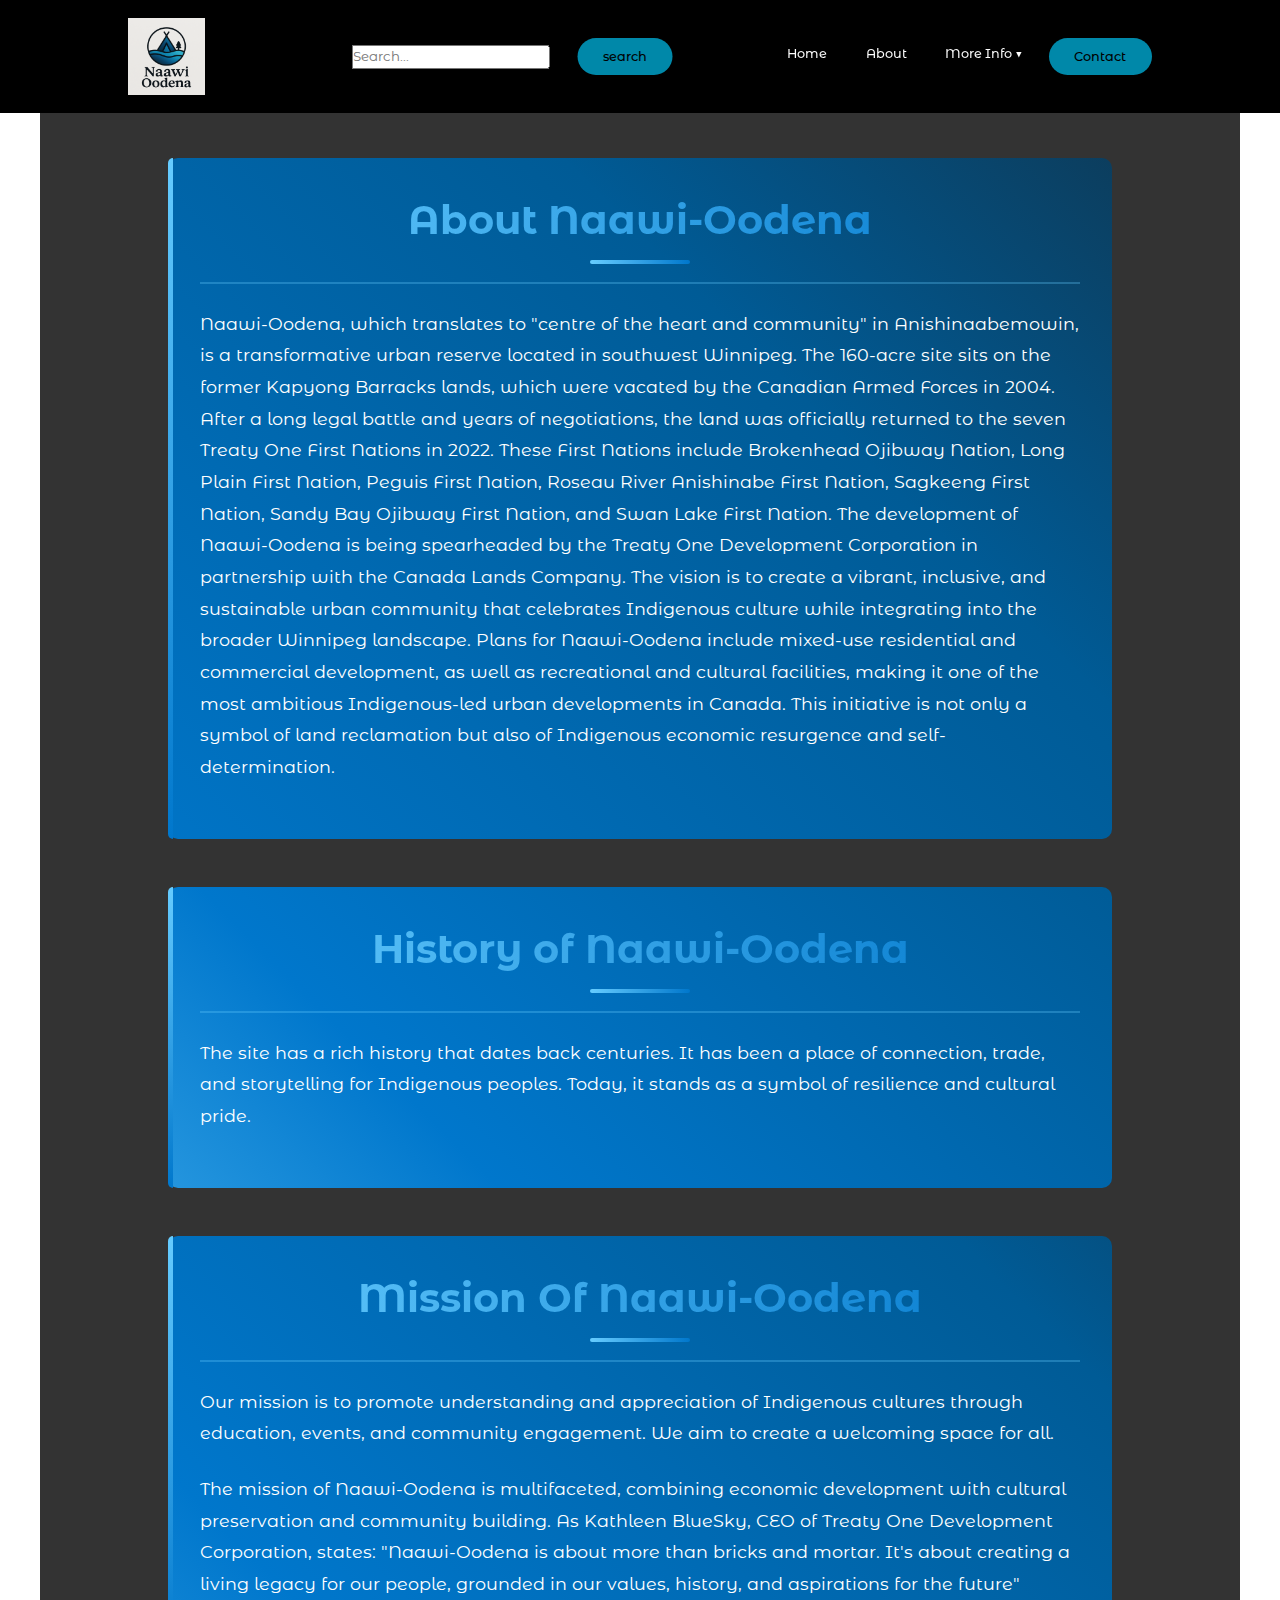
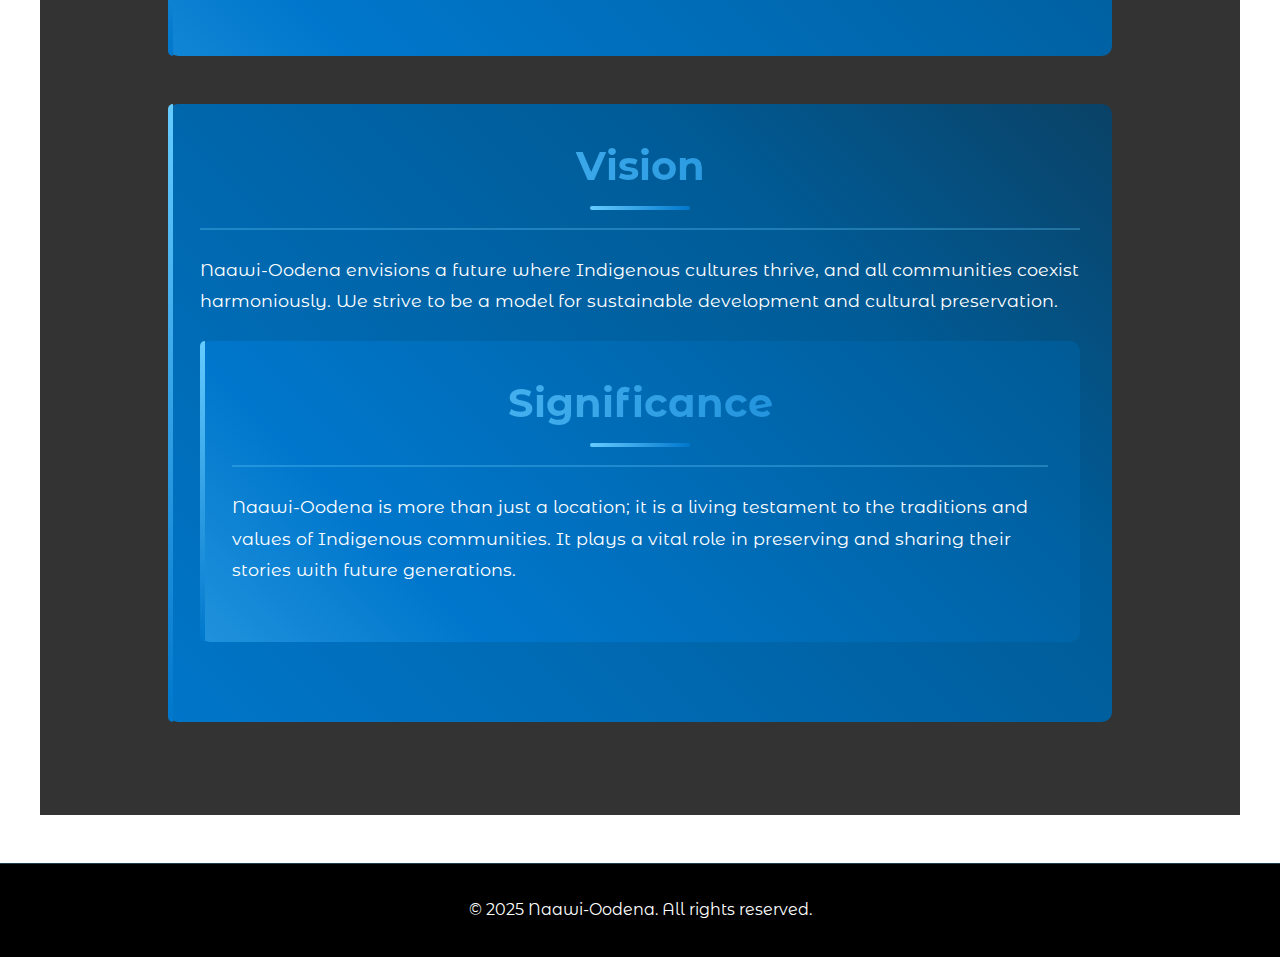
<file: about.html>
<!DOCTYPE html>
<html lang="en">
<head>
    <meta charset="UTF-8">
    <meta name="viewport" content="width=device-width, initial-scale=1.0">
    <title>About Naawi-Oodena</title>
    <!-- Link to external stylesheet -->
    <link rel="stylesheet" href="style-2.css">
</head>
<body>
    <!-- Header Section -->
<header>
        <img class="logo" src="naawiOodenalogo.png" alt="Naawi-Oodena Logo">
        <form action="https://chatgpt.com" method="get" class="search-bar">
            <input type="text" placeholder="Search..." name="q" required tabindex="1">
            <button type="submit">
                <span class="material-symbols-outlined" tabindex="2">search</span>
            </button>
        </form>
        <nav>
            <ul class="nav__links">
                <li><a href="index.html" tabindex="3">Home</a></li>
                <li><a href="about.html" tabindex="4">About</a></li>
                <li class="dropdown" tabindex="5">
                    <a href="moreinfo.html" tabindex="6">More Info <span class="dropdown-arrow">▼</span></a>
                    <ul class="dropdown-content">
                        <li><a href="sports.html" tabindex="7">Sports</a></li>
                        <li><a href="events.html">Events</a></li>
                        <li><a href="news.html">News</a></li>
                        <li><a href="community.html">Community</a></li>
                        <li><a href="areas.html">Areas</a></li>
                    </ul>
                </li>
        </nav>
        <a class="cta" href="contact.html"><button>Contact</button></a>
    </header>
    <!-- Main Content Section -->
    <main>
        <div class="container">
        <!-- Introduction Section -->
        <section id="about-naawi">
            <h1>About Naawi-Oodena</h1>
            <p>Naawi-Oodena, which translates to "centre of the heart and community" in Anishinaabemowin, is a transformative urban reserve located in southwest Winnipeg. The 160-acre site sits on the former Kapyong Barracks lands, which were vacated by the Canadian Armed Forces in 2004. After a long legal battle and years of negotiations, the land was officially returned to the seven Treaty One First Nations in 2022. These First Nations include Brokenhead Ojibway Nation, Long Plain First Nation, Peguis First Nation, Roseau River Anishinabe First Nation, Sagkeeng First Nation, Sandy Bay Ojibway First Nation, and Swan Lake First Nation.
The development of Naawi-Oodena is being spearheaded by the Treaty One Development Corporation in partnership with the Canada Lands Company. The vision is to create a vibrant, inclusive, and sustainable urban community that celebrates Indigenous culture while integrating into the broader Winnipeg landscape. Plans for Naawi-Oodena include mixed-use residential and commercial development, as well as recreational and cultural facilities, making it one of the most ambitious Indigenous-led urban developments in Canada. This initiative is not only a symbol of land reclamation but also of Indigenous economic resurgence and self-determination.</p>
    </section>

    <!-- History Section -->
    <section id="history" tabindex="4">
        <h1 tabindex="5">History of Naawi-Oodena</h1>
        <p tabindex="6">The site has a rich history that dates back centuries. It has been a place of connection, trade, and storytelling for Indigenous peoples. Today, it stands as a symbol of resilience and cultural pride.</p>
    </section>
    <section id="mission" tabindex="7">
        <h1 tabindex="8">Mission Of Naawi-Oodena</h1>
        <p tabindex="9">Our mission is to promote understanding and appreciation of Indigenous cultures through education, events, and community engagement. We aim to create a welcoming space for all.</p>
        <p tabindex="10">The mission of Naawi-Oodena is multifaceted, combining economic development with cultural preservation and community building. As Kathleen BlueSky, CEO of Treaty One Development Corporation, states: "Naawi-Oodena is about more than bricks and mortar. It's about creating a living legacy for our people, grounded in our values, history, and aspirations for the future"</p>
    </section>
    <!-- Vision Section -->
    <section id="vision" tabindex="11">
        <h1 tabindex="12">Vision</h1>
        <p tabindex="13">Naawi-Oodena envisions a future where Indigenous cultures thrive, and all communities coexist harmoniously. We strive to be a model for sustainable development and cultural preservation.</p>
    <!-- Significance Section -->
    <section id="significance" tabindex="14">
        <h1 tabindex="15">Significance</h1>
        <p tabindex="16">Naawi-Oodena is more than just a location; it is a living testament to the traditions and values of Indigenous communities. It plays a vital role in preserving and sharing their stories with future generations.</p>
    </section>
    </div>
    </main>
    <!-- Footer Section -->
    <footer tabindex="17">
    <p tabindex="18">&copy; 2025 Naawi-Oodena. All rights reserved.</p>
    </footer>
</body>
</html>
</file>
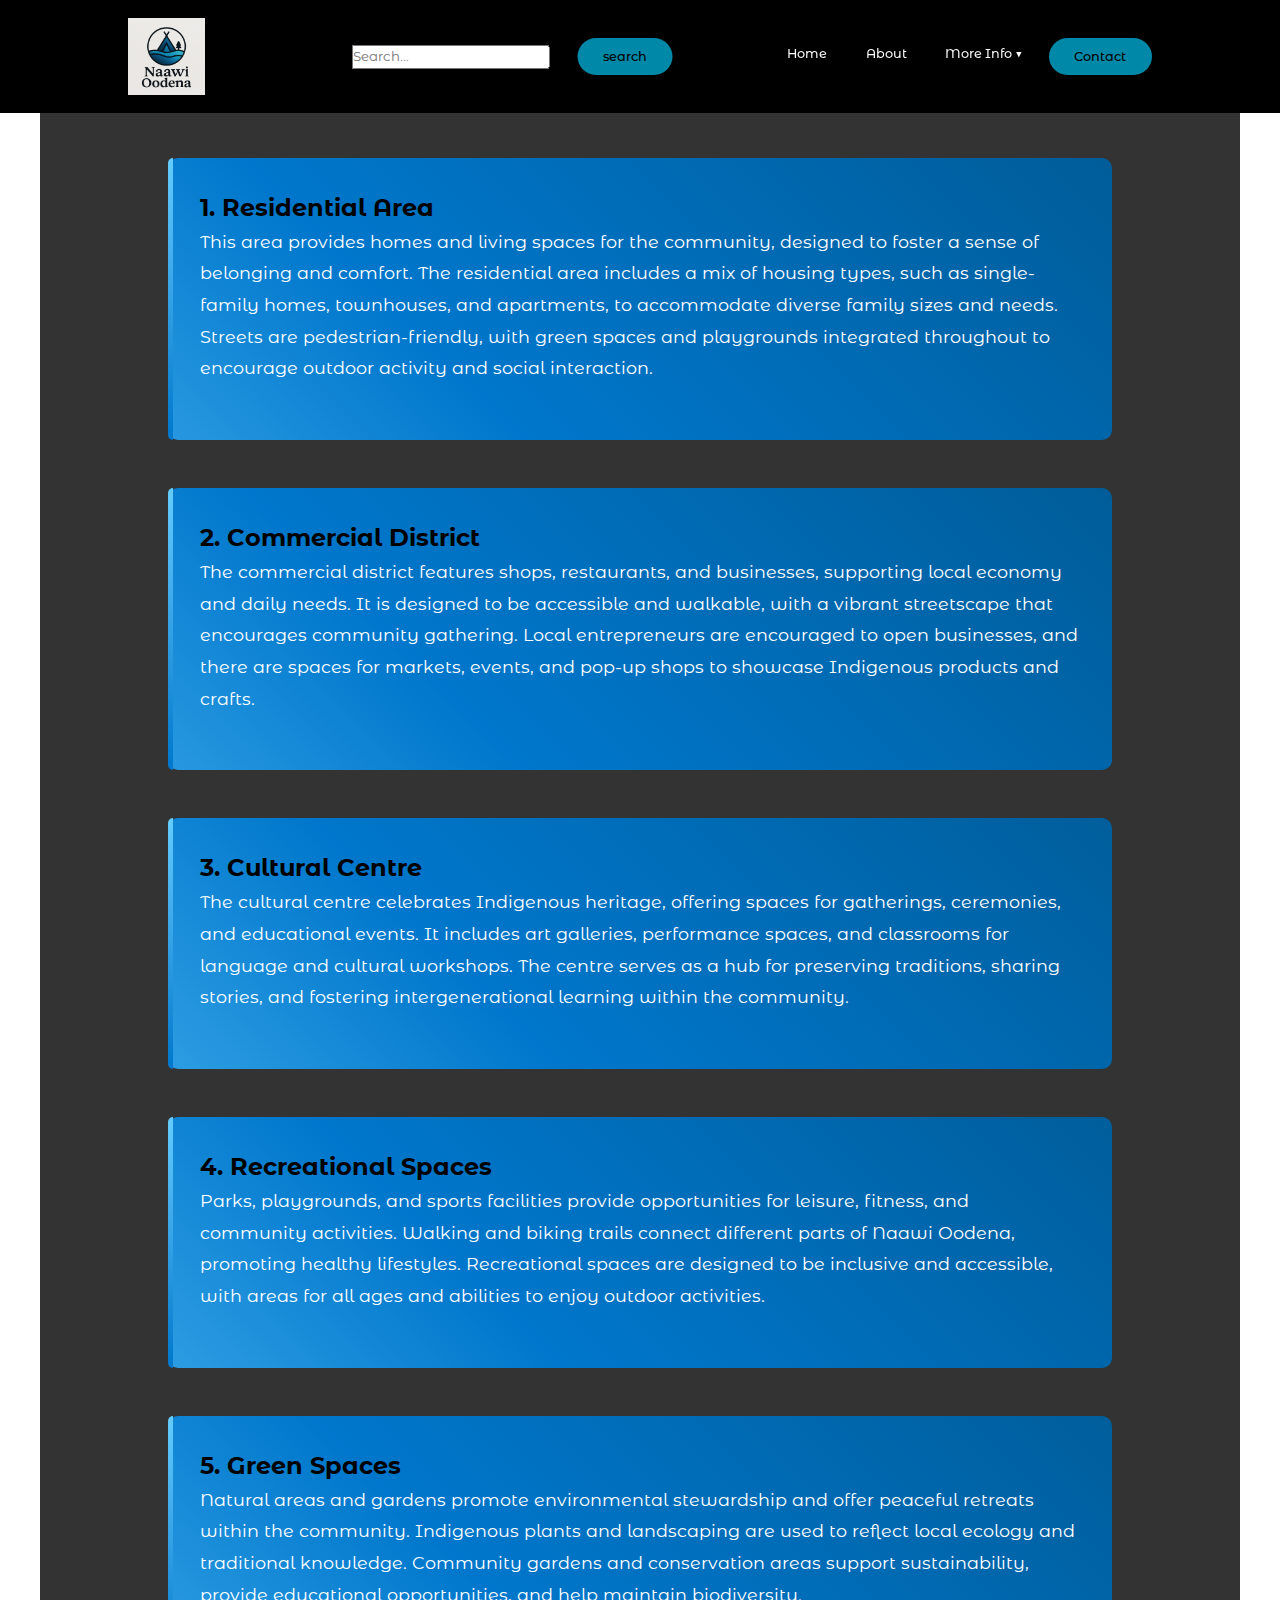
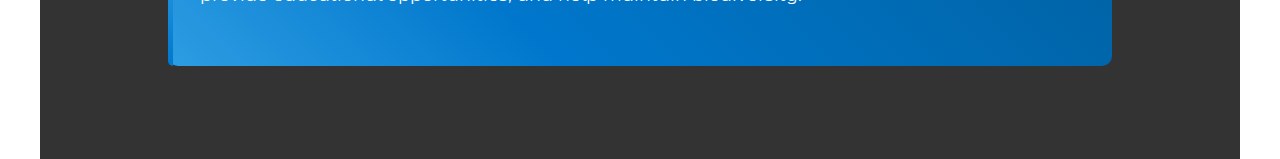
<file: areas.html>
<!DOCTYPE html>
<html lang="en">
<head>
    <meta charset="UTF-8">
    <title>The 5 Parts of Naawi Oodena</title>
    <link rel="stylesheet" href="style-2.css">
</head>
<body>
    <header>
                <img class="logo" src="naawiOodenalogo.png" alt="Naawi-Oodena Logo">
        <form action="https://chatgpt.com" method="get" class="search-bar">
            <input type="text" placeholder="Search..." name="q" required>
            <button type="submit">
                <span class="material-symbols-outlined">search</span>
            </button>
        </form>
        <nav>
            <ul class="nav__links">
                <li><a href="index.html" id>Home</a></li>
                <li><a href="about.html">About</a></li>
                <li class="dropdown">
                    <a href="moreinfo.html">More Info <span class="dropdown-arrow">▼</span></a>
                    <ul class="dropdown-content">
                        <li><a href="sports.html">Sports</a></li>
                        <li><a href="events.html">Events</a></li>
                        <li><a href="news.html">News</a></li>
                        <li><a href="community.html">Community</a></li>
                        <li><a href="areas.html">Areas</a></li>
                    </ul>
                </li>
        </nav>
        <a class="cta" href="contact.html"><button>Contact</button></a>
    </header>
    <main>
        <div class="container">
        <section id="residential">
            <h2>1. Residential Area</h2>
            <p>
                This area provides homes and living spaces for the community, designed to foster a sense of belonging and comfort.
                The residential area includes a mix of housing types, such as single-family homes, townhouses, and apartments, to accommodate diverse family sizes and needs.
                Streets are pedestrian-friendly, with green spaces and playgrounds integrated throughout to encourage outdoor activity and social interaction.
            </p>
        </section>
        <section id="commercial">
            <h2>2. Commercial District</h2>
            <p>
                The commercial district features shops, restaurants, and businesses, supporting local economy and daily needs.
                It is designed to be accessible and walkable, with a vibrant streetscape that encourages community gathering.
                Local entrepreneurs are encouraged to open businesses, and there are spaces for markets, events, and pop-up shops to showcase Indigenous products and crafts.
            </p>
        </section>
        <section id="cultural">
            <h2>3. Cultural Centre</h2>
            <p>
                The cultural centre celebrates Indigenous heritage, offering spaces for gatherings, ceremonies, and educational events.
                It includes art galleries, performance spaces, and classrooms for language and cultural workshops.
                The centre serves as a hub for preserving traditions, sharing stories, and fostering intergenerational learning within the community.
            </p>
        </section>
        <section id="recreational">
            <h2>4. Recreational Spaces</h2>
            <p>
                Parks, playgrounds, and sports facilities provide opportunities for leisure, fitness, and community activities.
                Walking and biking trails connect different parts of Naawi Oodena, promoting healthy lifestyles.
                Recreational spaces are designed to be inclusive and accessible, with areas for all ages and abilities to enjoy outdoor activities.
            </p>
        </section>
        <section id="green">
            <h2>5. Green Spaces</h2>
            <p>
                Natural areas and gardens promote environmental stewardship and offer peaceful retreats within the community.
                Indigenous plants and landscaping are used to reflect local ecology and traditional knowledge.
                Community gardens and conservation areas support sustainability, provide educational opportunities, and help maintain biodiversity.
            </p>
        </section>
        </div>
    </main>
</body>
</html>
</file>
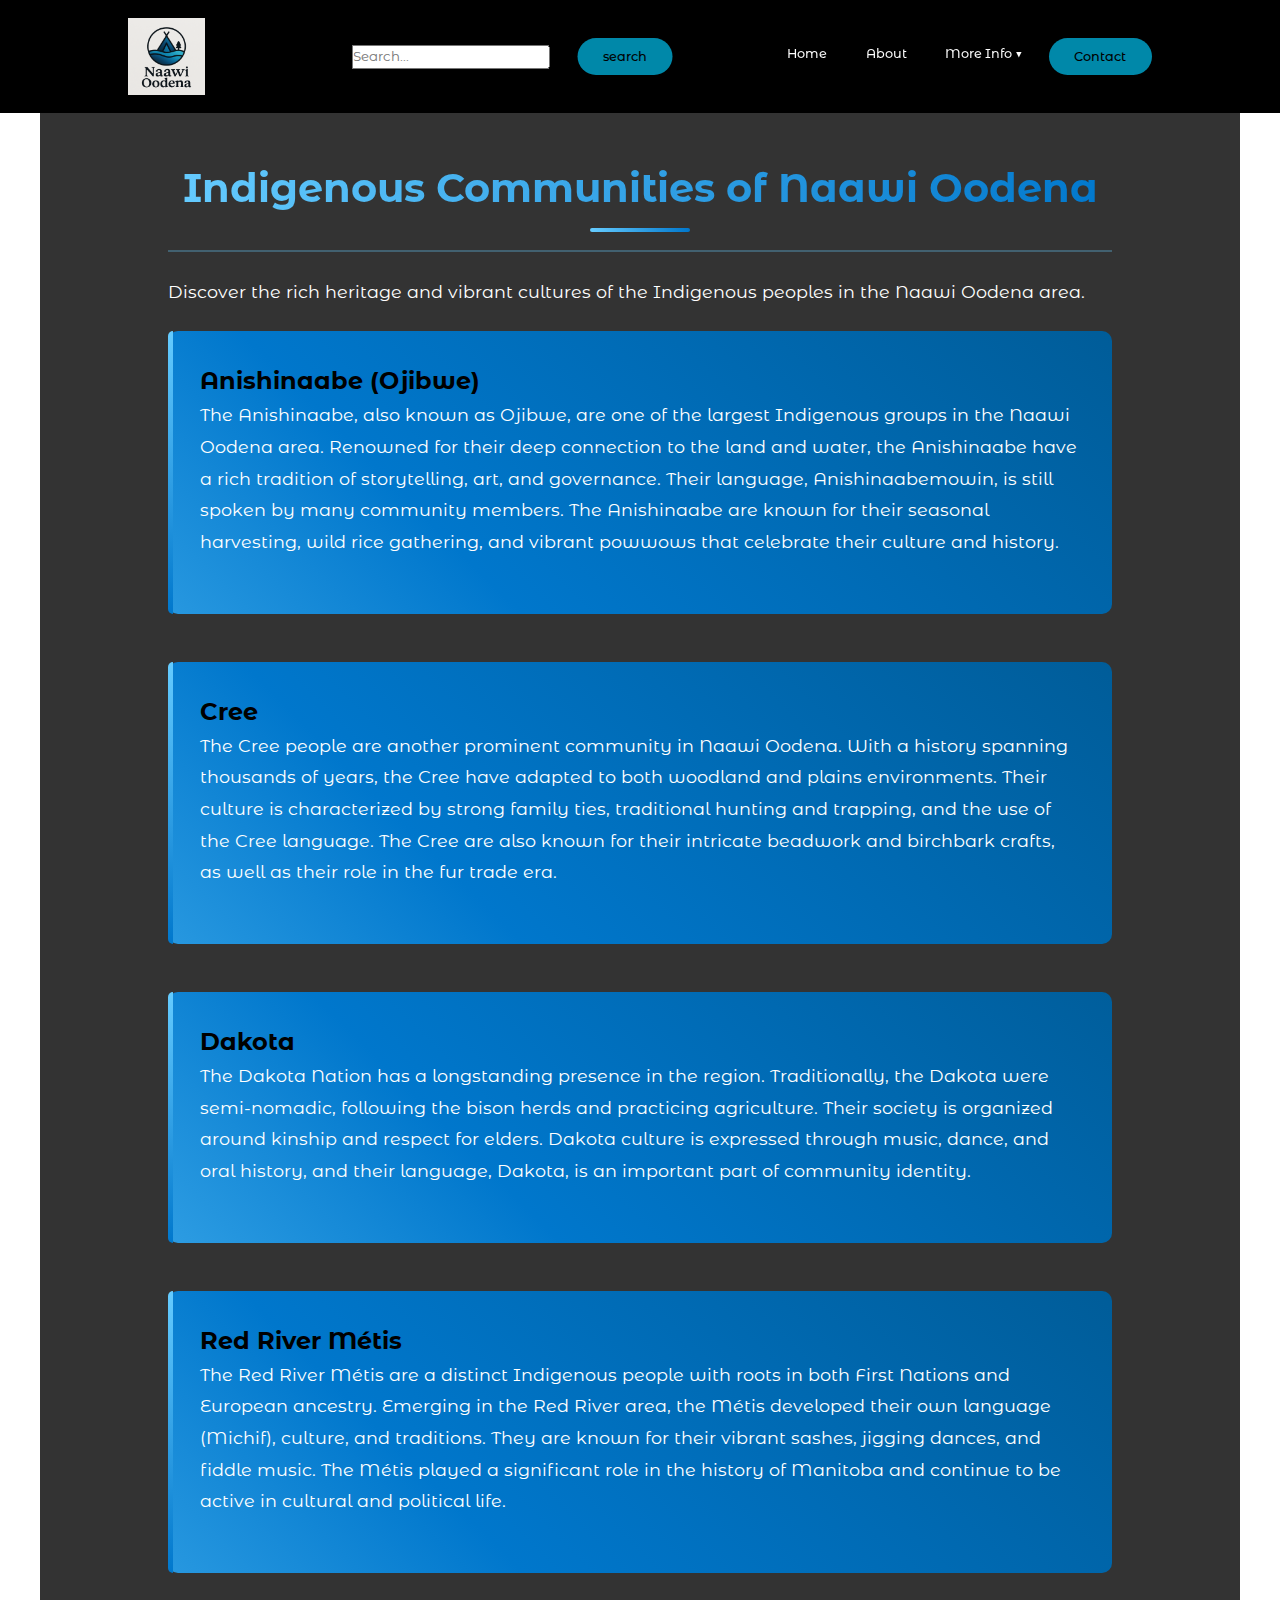
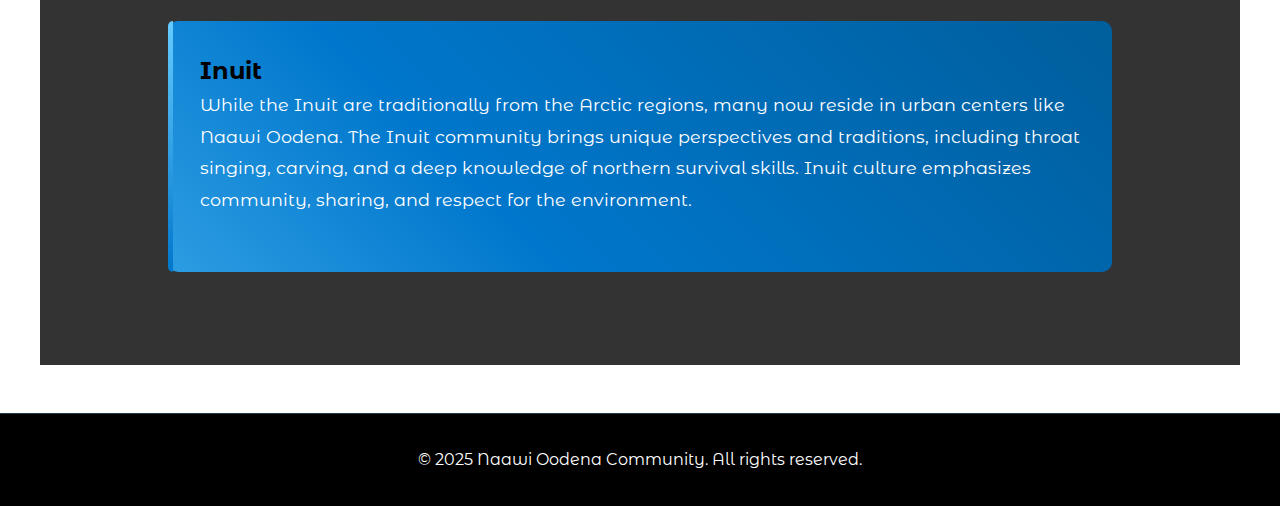
<file: community.html>
<!DOCTYPE html>
<html lang="en">
<head>
    <meta charset="UTF-8">
    <title>Indigenous Communities of Naawi Oodena</title>
    <link rel="stylesheet" href="style-2.css">
</head>
<body>
    <header>
    <img class="logo" src="naawiOodenalogo.png" alt="Naawi-Oodena Logo">
        <form action="https://chatgpt.com" method="get" class="search-bar">
            <input type="text" placeholder="Search..." name="q" required>
            <button type="submit">
                <span class="material-symbols-outlined">search</span>
            </button>
        </form>
        <nav>
            <ul class="nav__links">
                <li><a href="index.html" id>Home</a></li>
                <li><a href="about.html">About</a></li>
                <li class="dropdown">
                    <a href="moreinfo.html">More Info <span class="dropdown-arrow">▼</span></a>
                    <ul class="dropdown-content">
                        <li><a href="sports.html">Sports</a></li>
                        <li><a href="events.html">Events</a></li>
                        <li><a href="news.html">News</a></li>
                        <li><a href="community.html">Community</a></li>
                        <li><a href="areas.html">Areas</a></li>
                    </ul>
                </li>
        </nav>
        <a class="cta" href="contact.html"><button>Contact</button></a>
    </header>

    <main>
    <div class="container">
        <h1>Indigenous Communities of Naawi Oodena</h1>
        <p>Discover the rich heritage and vibrant cultures of the Indigenous peoples in the Naawi Oodena area.</p>
        <section id="anishinaabe">
            <h2>Anishinaabe (Ojibwe)</h2>
            <p>
                The Anishinaabe, also known as Ojibwe, are one of the largest Indigenous groups in the Naawi Oodena area. Renowned for their deep connection to the land and water, the Anishinaabe have a rich tradition of storytelling, art, and governance. Their language, Anishinaabemowin, is still spoken by many community members. The Anishinaabe are known for their seasonal harvesting, wild rice gathering, and vibrant powwows that celebrate their culture and history.
            </p>
        </section>

        <section id="cree">
            <h2>Cree</h2>
            <p>
                The Cree people are another prominent community in Naawi Oodena. With a history spanning thousands of years, the Cree have adapted to both woodland and plains environments. Their culture is characterized by strong family ties, traditional hunting and trapping, and the use of the Cree language. The Cree are also known for their intricate beadwork and birchbark crafts, as well as their role in the fur trade era.
            </p>
        </section>

        <section id="dakota">
            <h2>Dakota</h2>
            <p>
                The Dakota Nation has a longstanding presence in the region. Traditionally, the Dakota were semi-nomadic, following the bison herds and practicing agriculture. Their society is organized around kinship and respect for elders. Dakota culture is expressed through music, dance, and oral history, and their language, Dakota, is an important part of community identity.
            </p>
        </section>

        <section id="metis">
            <h2>Red River Métis</h2>
            <p>
                The Red River Métis are a distinct Indigenous people with roots in both First Nations and European ancestry. Emerging in the Red River area, the Métis developed their own language (Michif), culture, and traditions. They are known for their vibrant sashes, jigging dances, and fiddle music. The Métis played a significant role in the history of Manitoba and continue to be active in cultural and political life.
            </p>
        </section>

        <section id="inuit">
            <h2>Inuit</h2>
            <p>
                While the Inuit are traditionally from the Arctic regions, many now reside in urban centers like Naawi Oodena. The Inuit community brings unique perspectives and traditions, including throat singing, carving, and a deep knowledge of northern survival skills. Inuit culture emphasizes community, sharing, and respect for the environment.
            </p>
        </section>
    </div>
    </main>

    <footer>
        <p>&copy; 2025 Naawi Oodena Community. All rights reserved.</p>
    </footer>
</body>
</html>
</file>
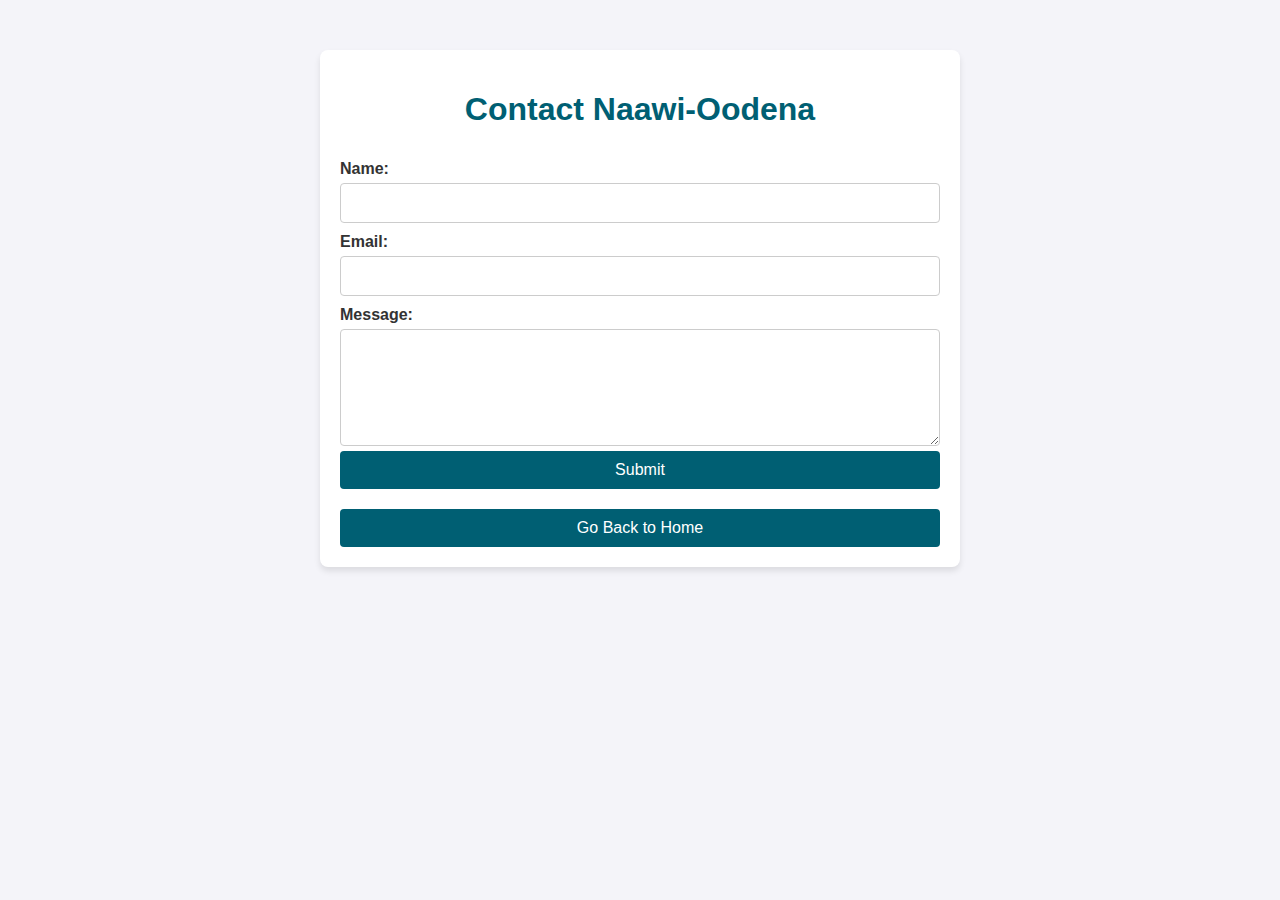
<file: contact.html>
<!DOCTYPE html>
<html lang="en">
<head>
    <!-- Metadata and title of the document -->
    <meta charset="UTF-8">
    <meta name="viewport" content="width=device-width, initial-scale=1.0">
    <title>Contact Naawi-Oodena</title>
    
    <!-- Internal CSS for styling the page -->
    <style>
        /* General body styling */
        body {
            font-family: Arial, sans-serif;
            background-color: #f4f4f9;
            color: #333;
            margin: 0;
            padding: 0;
        }

        /* Styling for the container that holds the form */
        .container {
            max-width: 600px;
            margin: 50px auto;
            padding: 20px;
            background-color: #ffffff;
            border-radius: 8px;
            box-shadow: 0 4px 6px rgba(0, 0, 0, 0.1);
        }

        /* Styling for the main heading */
        h1 {
            text-align: center;
            color: #005f73;
        }

        /* Styling for the form */
        form {
            display: flex;
            flex-direction: column;
        }

        /* Styling for form labels */
        label {
            margin-top: 10px;
            font-weight: bold;
        }

        /* Styling for input fields, textarea, and button */
        input, textarea, button {
            margin-top: 5px;
            padding: 10px;
            border: 1px solid #ccc;
            border-radius: 4px;
            font-size: 16px;
        }

        /* Styling for the submit button */
        button {
            background-color: #005f73;
            color: #ffffff;
            cursor: pointer;
            border: none;
        }

        /* Hover effect for the submit button */
        button:hover {
            background-color: #0a9396;
        }

        /* Styling for the back button */
        .back-button {
            display: block;
            text-align: center;
            margin-top: 20px;
            text-decoration: none;
            color: #ffffff;
            background-color: #005f73;
            padding: 10px 20px;
            border-radius: 4px;
        }

        /* Hover effect for the back button */
        .back-button:hover {
            background-color: #0a9396;
        }
    </style>
</head>
<body>
    <!-- Main container for the contact form -->
    <div class="container">
        <!-- Page heading -->
        <h1>Contact Naawi-Oodena</h1>
        
        <!-- Contact form -->
        <form action="#" method="post">
            <!-- Input field for name -->
            <label for="name">Name:</label>
            <input type="text" id="name" name="name" required>

            <!-- Input field for email -->
            <label for="email">Email:</label>
            <input type="email" id="email" name="email" required>

            <!-- Textarea for the message -->
            <label for="message">Message:</label>
            <textarea id="message" name="message" rows="5" required></textarea>

            <!-- Submit button -->
            <button type="submit">Submit</button>
        </form>
        
        <!-- Back button to navigate to the home page -->
        <a href="index.html" class="back-button">Go Back to Home</a>
        <script>
            document.querySelector('form').addEventListener('submit', function(event) {
            event.preventDefault(); // Prevent actual form submission
            window.location.href = 'index.html'; // Redirect to home page
            });
        </script>
    </div>
</body>
</html>
</file>
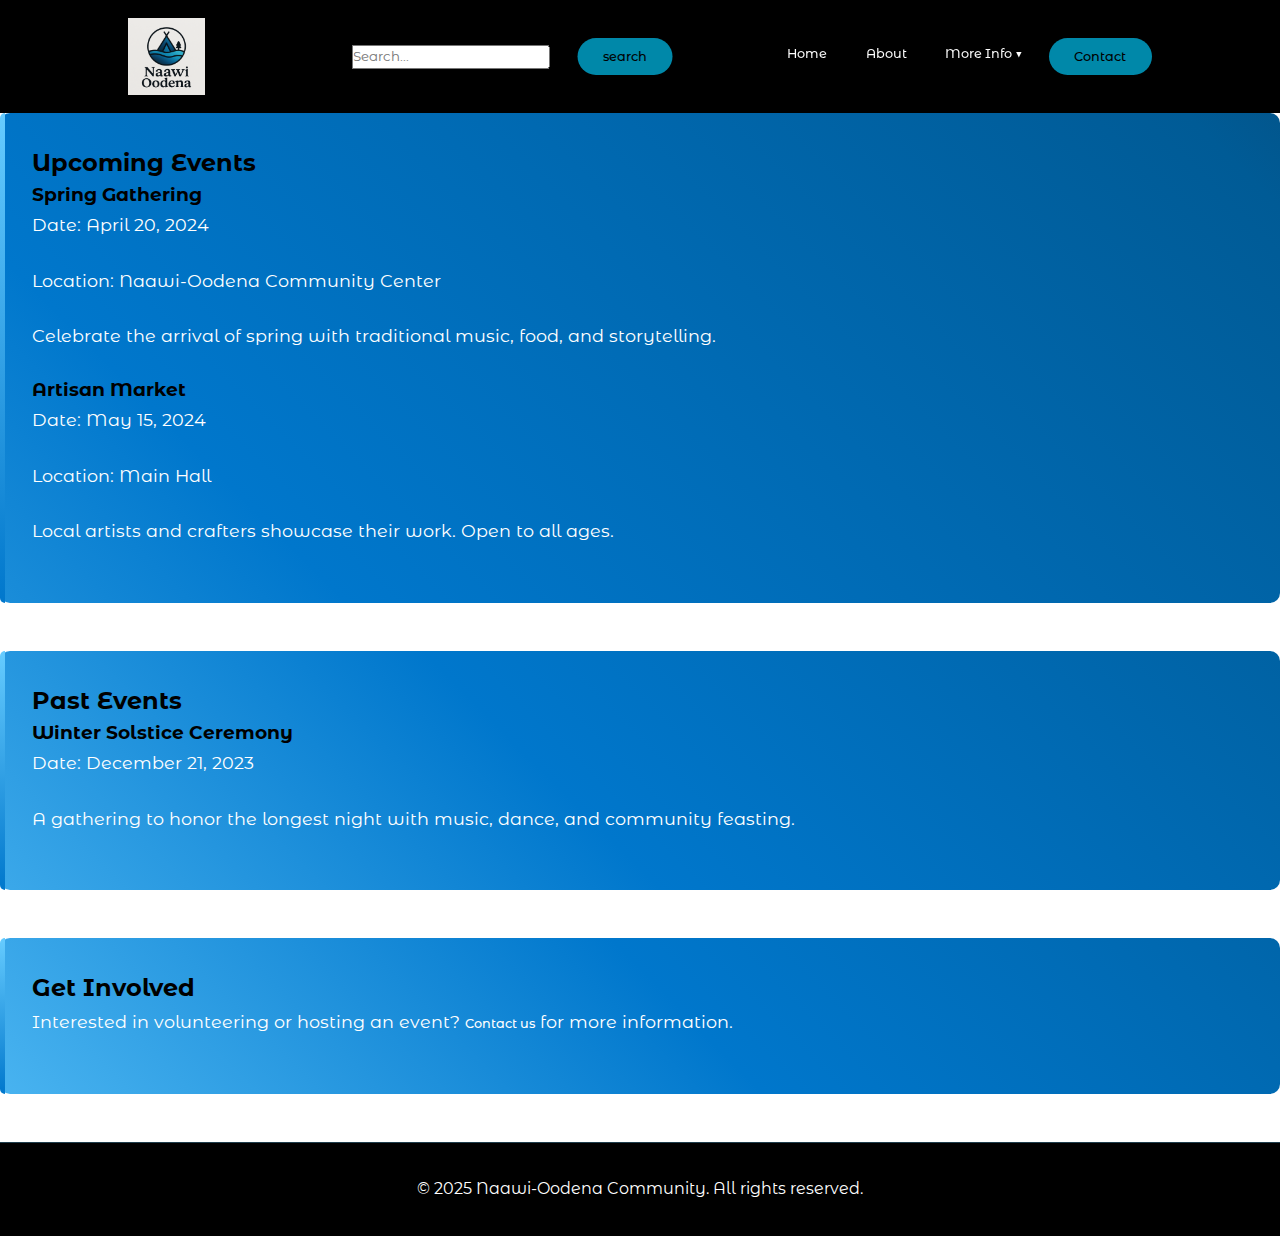
<file: events.html>
<!DOCTYPE html>
<html lang="en">
<head>
    <meta charset="UTF-8">
    <title>Naawi-Oodena Events</title>
    <!-- Link to external stylesheet -->
    <link rel="stylesheet" href="style-2.css">
</head>
<body>
    <!-- Page Header -->
    <header>
        <img class="logo" src="naawiOodenalogo.png" alt="Naawi-Oodena Logo">
        <form action="https://chatgpt.com" method="get" class="search-bar">
            <input type="text" placeholder="Search..." name="q" required>
            <button type="submit">
                <span class="material-symbols-outlined">search</span>
            </button>
        </form>
        <nav>
            <ul class="nav__links">
                <li><a href="index.html" id>Home</a></li>
                <li><a href="about.html">About</a></li>
                <li class="dropdown">
                    <a href="moreinfo.html">More Info <span class="dropdown-arrow">▼</span></a>
                    <ul class="dropdown-content">
                        <li><a href="sports.html">Sports</a></li>
                        <li><a href="events.html">Events</a></li>
                        <li><a href="news.html">News</a></li>
                        <li><a href="community.html">Community</a></li>
                        <li><a href="areas.html">Areas</a></li>
                    </ul>
                </li>
        </nav>
        <a class="cta" href="contact.html"><button>Contact</button></a>
    </header>
    <!-- Upcoming Events Section -->
    <section class="events-upcoming">
        <h2 tabindex="6">Upcoming Events</h2>
        <article tabindex="7">
            <h3>Spring Gathering</h3>
            <p>Date: April 20, 2024</p>
            <p>Location: Naawi-Oodena Community Center</p>
            <p>
                Celebrate the arrival of spring with traditional music, food, and storytelling.
            </p>
        </article>
        <article tabindex="8">
            <h3>Artisan Market</h3>
            <p>Date: May 15, 2024</p>
            <p>Location: Main Hall</p>
            <p>
                Local artists and crafters showcase their work. Open to all ages.
            </p>
        </article>
    </section>

    <!-- Past Events Section -->
    <section class="events-past">
        <h2 tabindex="9">Past Events</h2>
        <article tabindex="10">
            <h3>Winter Solstice Ceremony</h3>
            <p>Date: December 21, 2023</p>
            <p>
                A gathering to honor the longest night with music, dance, and community feasting.
            </p>
        </article>
    </section>

    <!-- Contact Section -->
    <section class="events-contact">
        <h2 tabindex="11">Get Involved</h2>
        <p tabindex="12">
            Interested in volunteering or hosting an event? <a href="contact.html" tabindex="13">Contact us</a> for more information.
        </p>
    </section>

    <!-- Page Footer -->
    <footer>
        <p tabindex="14">&copy; 2025 Naawi-Oodena Community. All rights reserved.</p>
    </footer>
</body>
</html>
</file>
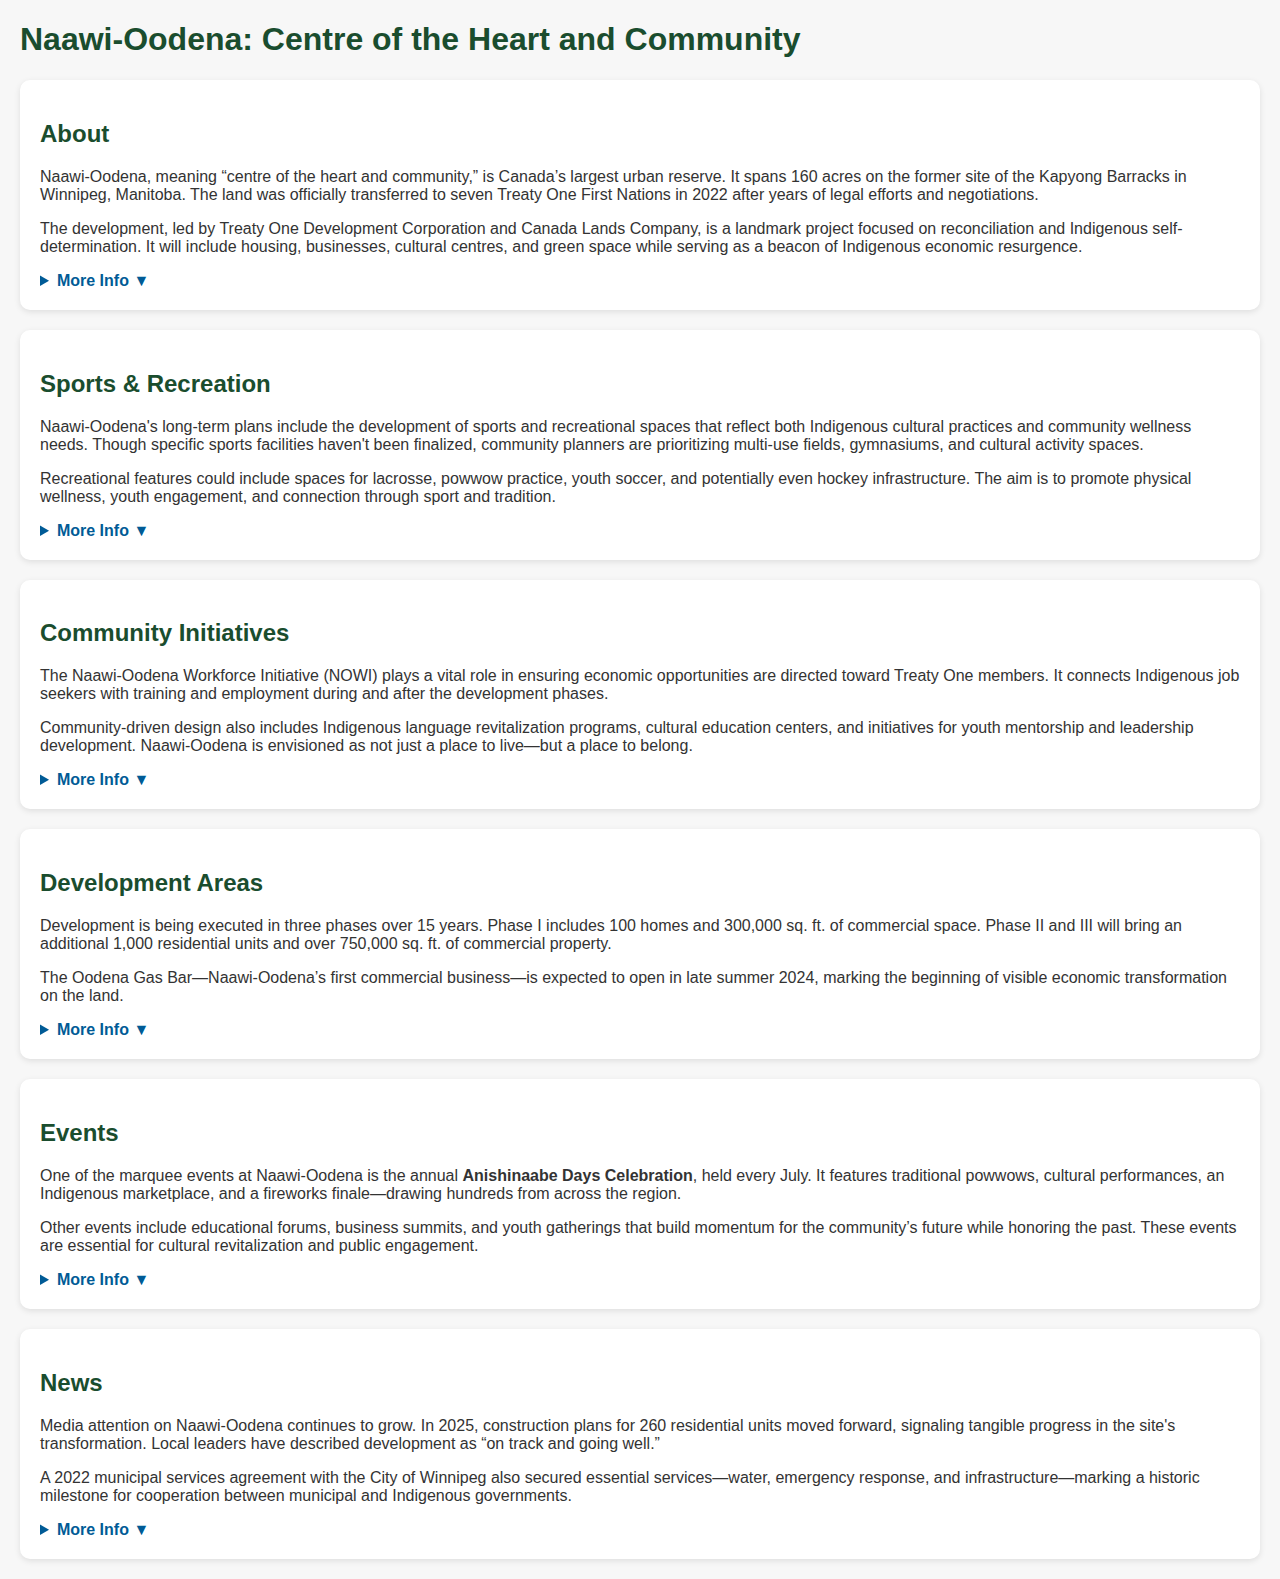
<file: frfr.html>
<!DOCTYPE html>
<html lang="en">
<head>
  <meta charset="UTF-8">
  <title>Naawi-Oodena | Urban Indigenous Reserve</title>
  <style>
    body {
      font-family: Arial, sans-serif;
      margin: 20px;
      background: #f7f7f7;
      color: #333;
    }
    h1, h2 {
      color: #1a4d2e;
    }
    section {
      background: #fff;
      padding: 20px;
      margin-bottom: 20px;
      border-radius: 10px;
      box-shadow: 0 2px 6px rgba(0,0,0,0.1);
    }
    details summary {
      font-weight: bold;
      cursor: pointer;
      color: #005b96;
      margin-top: 10px;
    }
    details[open] summary::after {
      content: " ▲";
    }
    summary::after {
      content: " ▼";
    }
  </style>
</head>
<body>

  <h1>Naawi-Oodena: Centre of the Heart and Community</h1>

  <section id="about">
    <h2>About</h2>
    <p>Naawi-Oodena, meaning “centre of the heart and community,” is Canada’s largest urban reserve. It spans 160 acres on the former site of the Kapyong Barracks in Winnipeg, Manitoba. The land was officially transferred to seven Treaty One First Nations in 2022 after years of legal efforts and negotiations.</p>
    <p>The development, led by Treaty One Development Corporation and Canada Lands Company, is a landmark project focused on reconciliation and Indigenous self-determination. It will include housing, businesses, cultural centres, and green space while serving as a beacon of Indigenous economic resurgence.</p>

    <details>
      <summary>More Info</summary>
      <p>The seven Treaty One Nations involved are Brokenhead, Long Plain, Peguis, Roseau River, Sagkeeng, Sandy Bay, and Swan Lake First Nations. Naawi-Oodena integrates traditional Indigenous values with modern urban design.</p>
    </details>
  </section>

  <section id="sports">
    <h2>Sports & Recreation</h2>
    <p>Naawi-Oodena's long-term plans include the development of sports and recreational spaces that reflect both Indigenous cultural practices and community wellness needs. Though specific sports facilities haven't been finalized, community planners are prioritizing multi-use fields, gymnasiums, and cultural activity spaces.</p>
    <p>Recreational features could include spaces for lacrosse, powwow practice, youth soccer, and potentially even hockey infrastructure. The aim is to promote physical wellness, youth engagement, and connection through sport and tradition.</p>

    <details>
      <summary>More Info</summary>
      <p>Discussions are ongoing regarding partnerships with local sport organizations to host leagues and programs. There's a strong push to ensure youth sports are accessible and culturally meaningful.</p>
    </details>
  </section>

  <section id="community">
    <h2>Community Initiatives</h2>
    <p>The Naawi-Oodena Workforce Initiative (NOWI) plays a vital role in ensuring economic opportunities are directed toward Treaty One members. It connects Indigenous job seekers with training and employment during and after the development phases.</p>
    <p>Community-driven design also includes Indigenous language revitalization programs, cultural education centers, and initiatives for youth mentorship and leadership development. Naawi-Oodena is envisioned as not just a place to live—but a place to belong.</p>

    <details>
      <summary>More Info</summary>
      <p>Additional plans include community gardens, gathering spaces, and potentially an Indigenous healthcare hub. These efforts focus on holistic well-being—physical, mental, spiritual, and economic.</p>
    </details>
  </section>

  <section id="areas">
    <h2>Development Areas</h2>
    <p>Development is being executed in three phases over 15 years. Phase I includes 100 homes and 300,000 sq. ft. of commercial space. Phase II and III will bring an additional 1,000 residential units and over 750,000 sq. ft. of commercial property.</p>
    <p>The Oodena Gas Bar—Naawi-Oodena’s first commercial business—is expected to open in late summer 2024, marking the beginning of visible economic transformation on the land.</p>

    <details>
      <summary>More Info</summary>
      <p>The site will also include roadways, utilities, greenways, and walkable corridors. Urban planning will incorporate Indigenous design principles, focusing on community, environment, and connection.</p>
    </details>
  </section>

  <section id="events">
    <h2>Events</h2>
    <p>One of the marquee events at Naawi-Oodena is the annual <strong>Anishinaabe Days Celebration</strong>, held every July. It features traditional powwows, cultural performances, an Indigenous marketplace, and a fireworks finale—drawing hundreds from across the region.</p>
    <p>Other events include educational forums, business summits, and youth gatherings that build momentum for the community’s future while honoring the past. These events are essential for cultural revitalization and public engagement.</p>

    <details>
      <summary>More Info</summary>
      <p>In 2024, the "Unlocking Opportunities at Naawi-Oodena" summit attracted hundreds of leaders to discuss investment and collaboration opportunities on the site. Similar events are scheduled annually.</p>
    </details>
  </section>

  <section id="news">
    <h2>News</h2>
    <p>Media attention on Naawi-Oodena continues to grow. In 2025, construction plans for 260 residential units moved forward, signaling tangible progress in the site's transformation. Local leaders have described development as “on track and going well.”</p>
    <p>A 2022 municipal services agreement with the City of Winnipeg also secured essential services—water, emergency response, and infrastructure—marking a historic milestone for cooperation between municipal and Indigenous governments.</p>

    <details>
      <summary>More Info</summary>
      <p>Recent university panels and news coverage highlight the importance of Naawi-Oodena as a model of Indigenous-led urban development. Coverage includes Winnipeg Free Press, CBC, and Global News.</p>
    </details>
  </section>

</body>
</html>
</file>
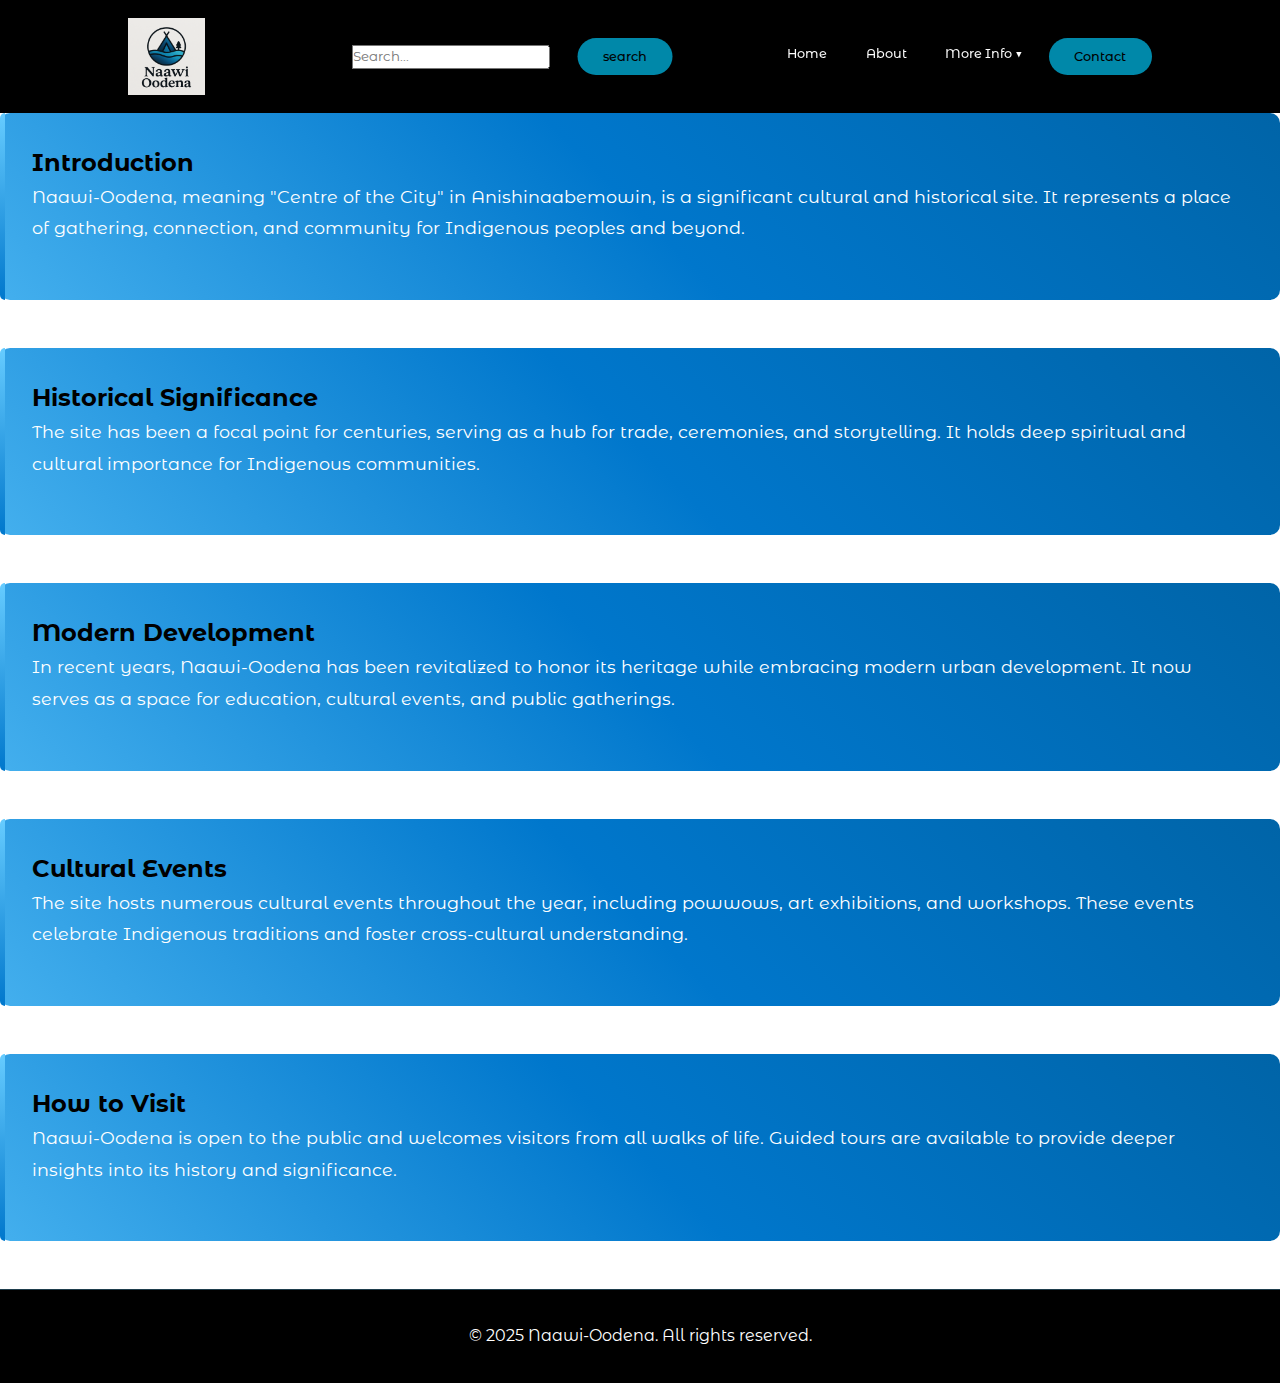
<file: moreinfo.html>
<!DOCTYPE html>
<html lang="en">
<head>
    <meta charset="UTF-8">
    <meta name="viewport" content="width=device-width, initial-scale=1.0">
    <title>More Info - Naawi-Oodena</title>
    <!-- Link to external stylesheet -->
    <link rel="stylesheet" href="style-2.css">
</head>
<body>
    <!-- Main container for the page -->
    <header>
        <img class="logo" src="naawiOodenalogo.png" alt="Naawi-Oodena Logo">
        <form action="https://chatgpt.com" method="get" class="search-bar">
            <input type="text" placeholder="Search..." name="q" required>
            <button type="submit">
                <span class="material-symbols-outlined">search</span>
            </button>
        </form>
        <nav>
            <ul class="nav__links">
                <li><a href="index.html" id>Home</a></li>
                <li><a href="about.html">About</a></li>
                <li class="dropdown">
                    <a href="moreinfo.html">More Info <span class="dropdown-arrow">▼</span></a>
                    <ul class="dropdown-content">
                        <li><a href="sports.html">Sports</a></li>
                        <li><a href="events.html">Events</a></li>
                        <li><a href="news.html">News</a></li>
                        <li><a href="community.html">Community</a></li>
                        <li><a href="areas.html">Areas</a></li>
                    </ul>
                </li>
        </nav>
        <a class="cta" href="contact.html"><button>Contact</button></a>
    </header>

    <!-- Section 1: Introduction -->
    <section tabindex="2">
        <h2>Introduction</h2>
        <p>
            Naawi-Oodena, meaning "Centre of the City" in Anishinaabemowin, is a significant cultural and historical site. 
            It represents a place of gathering, connection, and community for Indigenous peoples and beyond.
        </p>
    </section>

    <!-- Section 2: Historical Significance -->
    <section tabindex="3">
        <h2>Historical Significance</h2>
        <p>
            The site has been a focal point for centuries, serving as a hub for trade, ceremonies, and storytelling. 
            It holds deep spiritual and cultural importance for Indigenous communities.
        </p>
    </section>

    <!-- Section 3: Modern Development -->
    <section tabindex="4">
        <h2>Modern Development</h2>
        <p>
            In recent years, Naawi-Oodena has been revitalized to honor its heritage while embracing modern urban development. 
            It now serves as a space for education, cultural events, and public gatherings.
        </p>
    </section>

    <!-- Section 4: Cultural Events -->
    <section tabindex="5">
        <h2>Cultural Events</h2>
        <p>
            The site hosts numerous cultural events throughout the year, including powwows, art exhibitions, and workshops. 
            These events celebrate Indigenous traditions and foster cross-cultural understanding.
        </p>
    </section>

    <!-- Section 5: How to Visit -->
    <section tabindex="6">
        <h2>How to Visit</h2>
        <p>
            Naawi-Oodena is open to the public and welcomes visitors from all walks of life. 
            Guided tours are available to provide deeper insights into its history and significance.
        </p>
    </section>

    <!-- Footer -->
    <footer tabindex="7">
        <p>&copy; 2025 Naawi-Oodena. All rights reserved.</p>
    </footer>
</body>
</html>
</file>
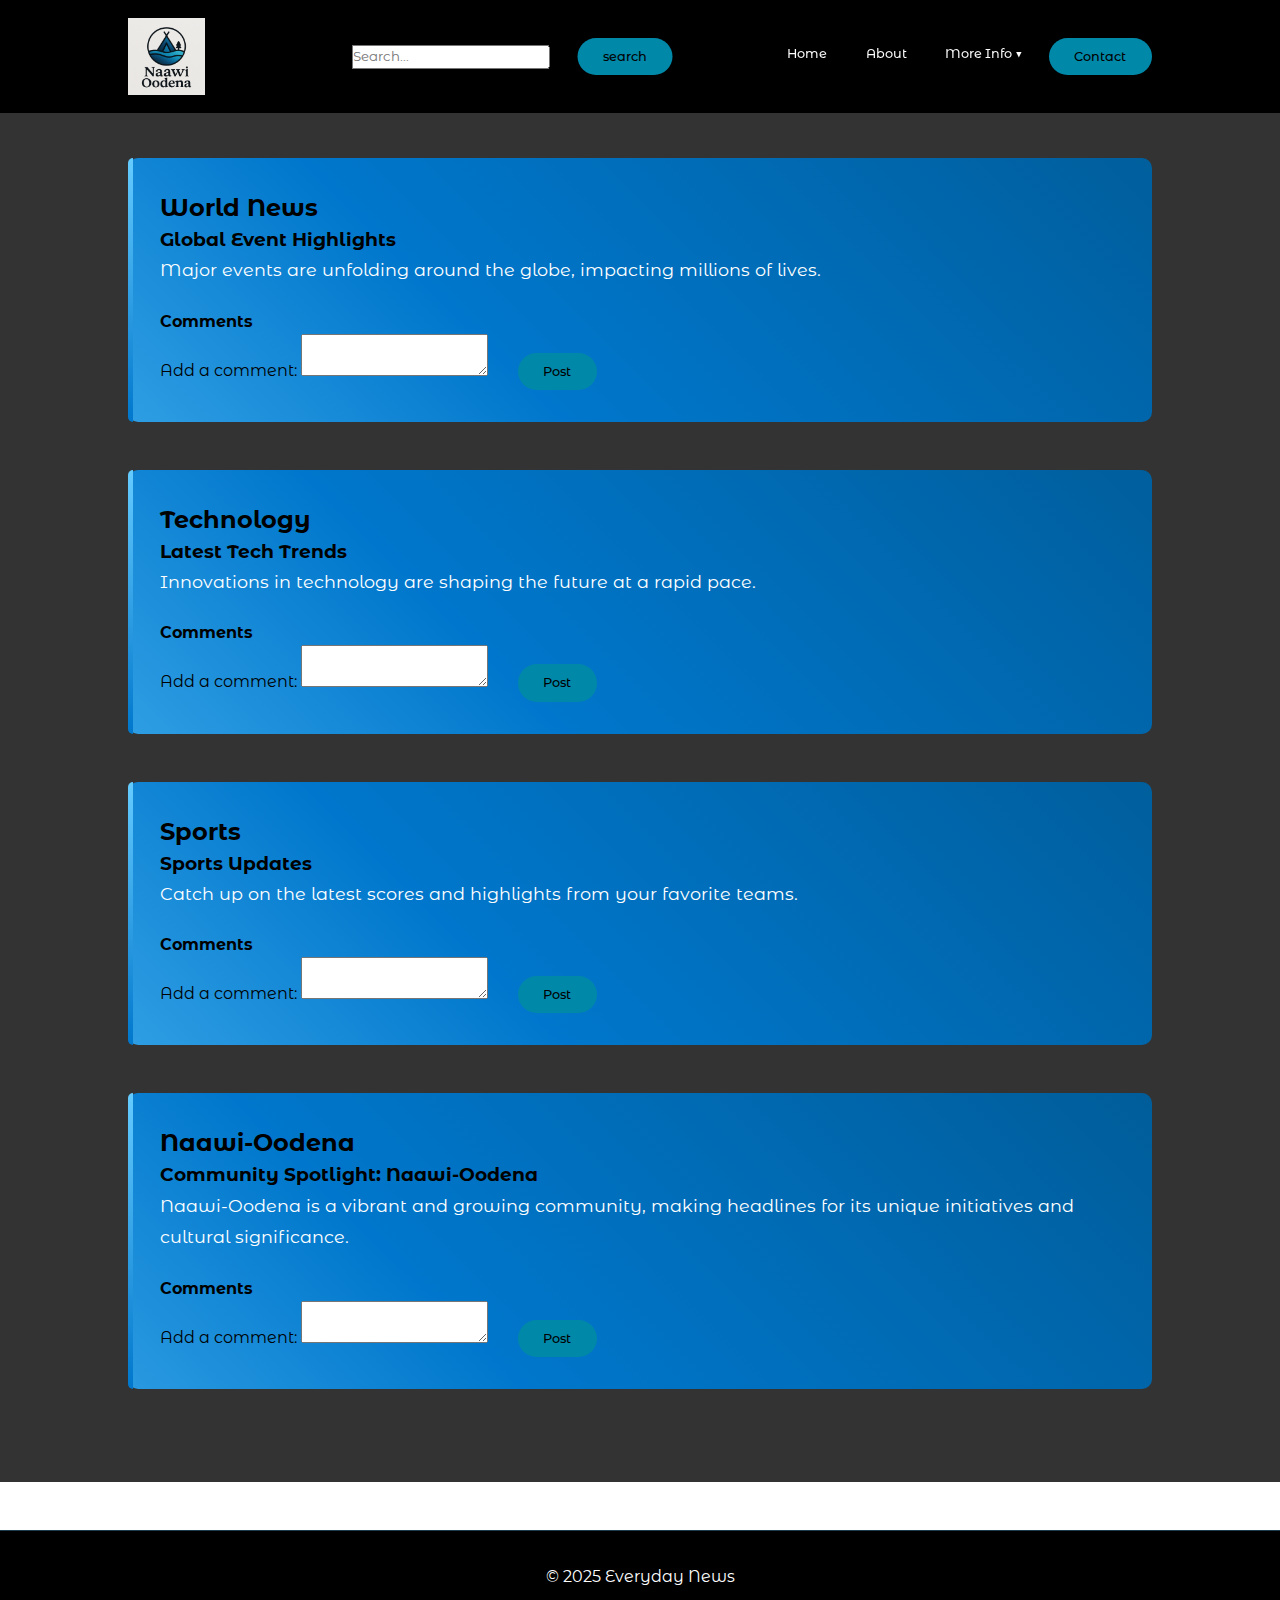
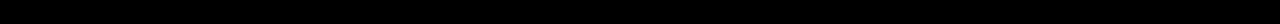
<file: news.html>
<!DOCTYPE html>
<html lang="en">
<head>
    <meta charset="UTF-8">
    <title>Everyday News</title>
    <link rel="stylesheet" href="style-2.css">
</head>
<body>
        <header>
        <img class="logo" src="naawiOodenalogo.png" alt="Naawi-Oodena Logo">
        <form action="https://chatgpt.com" method="get" class="search-bar">
            <input type="text" placeholder="Search..." name="q" required>
            <button type="submit">
                <span class="material-symbols-outlined">search</span>
            </button>
        </form>
        <nav>
            <ul class="nav__links">
                <li><a href="index.html" id>Home</a></li>
                <li><a href="about.html">About</a></li>
                <li class="dropdown">
                    <a href="moreinfo.html">More Info <span class="dropdown-arrow">▼</span></a>
                    <ul class="dropdown-content">
                        <li><a href="sports.html">Sports</a></li>
                        <li><a href="events.html">Events</a></li>
                        <li><a href="news.html">News</a></li>
                        <li><a href="community.html">Community</a></li>
                        <li><a href="areas.html">Areas</a></li>
                    </ul>
                </li>
        </nav>
        <a class="cta" href="contact.html"><button>Contact</button></a>
    </header>
<div class="container">
    <main>
        <section id="world" tabindex="6">
            <h2>World News</h2>
            <article>
                <h3>Global Event Highlights</h3>
                <p>Major events are unfolding around the globe, impacting millions of lives.</p>
            </article>
            <div class="comments">
                <h4>Comments</h4>
                <form>
                    <label for="comment-world">Add a comment:</label>
                    <textarea id="comment-world" name="comment-world" rows="2" tabindex="7"></textarea>
                    <button type="submit" tabindex="8">Post</button>
                </form>
            </div>
        </section>

        <section id="technology" tabindex="9">
            <h2>Technology</h2>
            <article>
                <h3>Latest Tech Trends</h3>
                <p>Innovations in technology are shaping the future at a rapid pace.</p>
            </article>
            <div class="comments">
                <h4>Comments</h4>
                <form>
                    <label for="comment-tech">Add a comment:</label>
                    <textarea id="comment-tech" name="comment-tech" rows="2" tabindex="10"></textarea>
                    <button type="submit" tabindex="11">Post</button>
                </form>
            </div>
        </section>

        <section id="sports" tabindex="12">
            <h2>Sports</h2>
            <article>
                <h3>Sports Updates</h3>
                <p>Catch up on the latest scores and highlights from your favorite teams.</p>
            </article>
            <div class="comments">
                <h4>Comments</h4>
                <form>
                    <label for="comment-sports">Add a comment:</label>
                    <textarea id="comment-sports" name="comment-sports" rows="2" tabindex="13"></textarea>
                    <button type="submit" tabindex="14">Post</button>
                </form>
            </div>
        </section>

        <section id="naawi-oodena" tabindex="15">
            <h2>Naawi-Oodena</h2>
            <article>
                <h3>Community Spotlight: Naawi-Oodena</h3>
                <p>Naawi-Oodena is a vibrant and growing community, making headlines for its unique initiatives and cultural significance.</p>
            </article>
            <div class="comments">
                <h4>Comments</h4>
                <form>
                    <label for="comment-naawi">Add a comment:</label>
                    <textarea id="comment-naawi" name="comment-naawi" rows="2" tabindex="16"></textarea>
                    <button type="submit" tabindex="17">Post</button>
                </form>
            </div>
        </section>
    </main>
</div>
    <footer>
        <p tabindex="18">&copy; 2025 Everyday News</p>
    </footer>
</body>
</html>
</file>
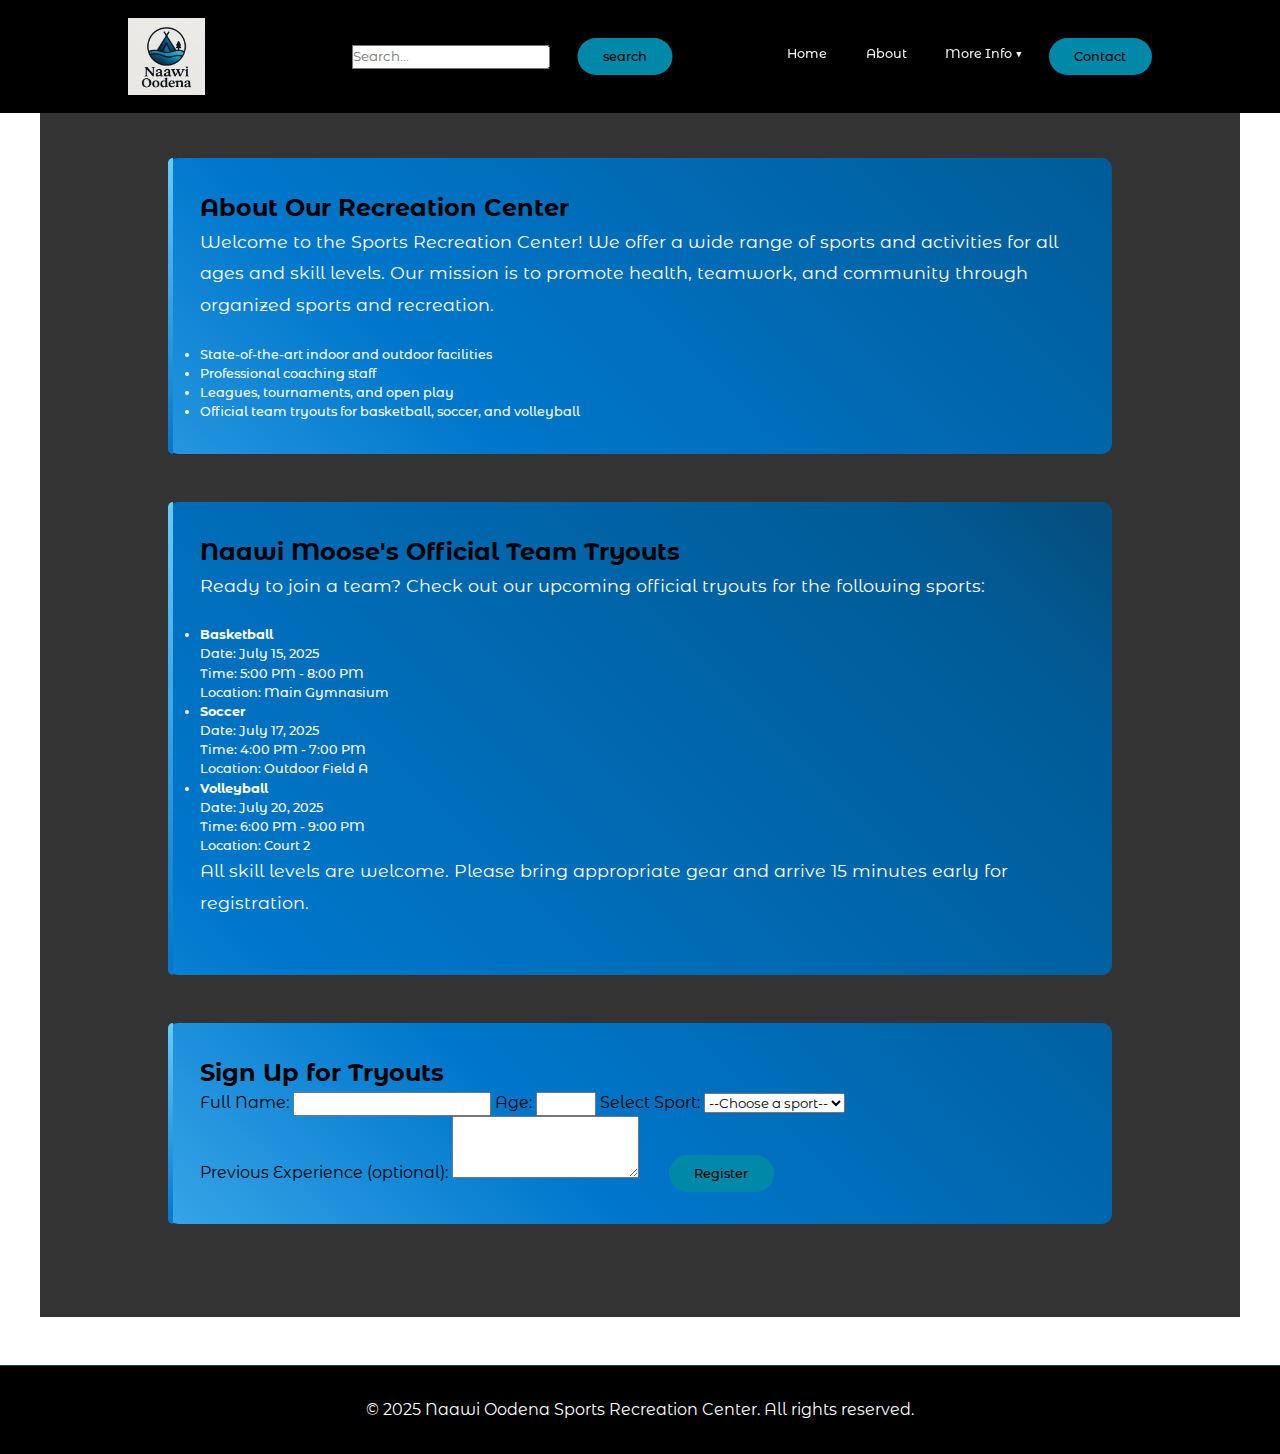
<file: sports.html>
<!DOCTYPE html>
<html lang="en">
<head>
    <meta charset="UTF-8">
    <title>Sports Recreation Center - Team Tryouts</title>
    <meta name="viewport" content="width=device-width, initial-scale=1">
    <link rel="stylesheet" href="style-2.css">
</head>
<body>
    <header>
    <img class="logo" src="naawiOodenalogo.png" alt="Naawi-Oodena Logo">
        <form action="https://chatgpt.com" method="get" class="search-bar">
            <input type="text" placeholder="Search..." name="q" required>
            <button type="submit">
                <span class="material-symbols-outlined">search</span>
            </button>
        </form>
        <nav>
            <ul class="nav__links">
                <li><a href="index.html" id>Home</a></li>
                <li><a href="about.html">About</a></li>
                <li class="dropdown">
                    <a href="moreinfo.html">More Info <span class="dropdown-arrow">▼</span></a>
                    <ul class="dropdown-content">
                        <li><a href="sports.html">Sports</a></li>
                        <li><a href="events.html">Events</a></li>
                        <li><a href="news.html">News</a></li>
                        <li><a href="community.html">Community</a></li>
                        <li><a href="areas.html">Areas</a></li>
                    </ul>
                </li>
        </nav>
        <a class="cta" href="contact.html"><button>Contact</button></a>
    </header>
    <main>
    <div class="container">
        <!-- Page 1: About -->
        <section id="about">
            <h2>About Our Recreation Center</h2>
            <p>
                Welcome to the Sports Recreation Center! We offer a wide range of sports and activities for all ages and skill levels. Our mission is to promote health, teamwork, and community through organized sports and recreation.
            </p>
            <ul>
                <li>State-of-the-art indoor and outdoor facilities</li>
                <li>Professional coaching staff</li>
                <li>Leagues, tournaments, and open play</li>
                <li>Official team tryouts for basketball, soccer, and volleyball</li>
            </ul>
        </section>

        <!-- Page 2: Team Tryouts -->
        <section id="tryouts">
            <h2>Naawi Moose's Official Team Tryouts</h2>
            <p>
                Ready to join a team? Check out our upcoming official tryouts for the following sports:
            </p>
            <ul class="tryout-list">
                <li>
                    <strong>Basketball</strong><br>
                    Date: July 15, 2025<br>
                    Time: 5:00 PM - 8:00 PM<br>
                    Location: Main Gymnasium
                </li>
                <li>
                    <strong>Soccer</strong><br>
                    Date: July 17, 2025<br>
                    Time: 4:00 PM - 7:00 PM<br>
                    Location: Outdoor Field A
                </li>
                <li>
                    <strong>Volleyball</strong><br>
                    Date: July 20, 2025<br>
                    Time: 6:00 PM - 9:00 PM<br>
                    Location: Court 2
                </li>
            </ul>
            <p>
                All skill levels are welcome. Please bring appropriate gear and arrive 15 minutes early for registration.
            </p>
        </section>

        <!-- Page 3: Sign Up -->
        <section id="signup">
            <h2>Sign Up for Tryouts</h2>
            <form>
                <label for="name">Full Name:</label>
                <input type="text" id="name" name="name" required>

                <label for="age">Age:</label>
                <input type="number" id="age" name="age" min="10" max="60" required>

                <label for="sport">Select Sport:</label>
                <select id="sport" name="sport" required>
                    <option value="">--Choose a sport--</option>
                    <option value="basketball">Basketball</option>
                    <option value="soccer">Soccer</option>
                    <option value="volleyball">Volleyball</option>
                </select>

                <br><label for="experience">Previous Experience (optional):</label>
                <textarea id="experience" name="experience" rows="3"></textarea>

                <button type="submit">Register</button>
            </form>
        </section>
    </div>
    </main>
    <footer>
        &copy; 2025 Naawi Oodena Sports Recreation Center. All rights reserved.
    </footer>
</body>
</html>
</file>
<file: style-2.css>
@import url('https://fonts.googleapis.com/css2?family=Montserrat+Alternates:wght@400;500;600&display=swap');

* {
    font-family: 'Montserrat Alternates', sans-serif;
    margin: 0;
    box-sizing: border-box;
    padding: 0;
    line-height: 1.5;
}

li, a, button {
    text-decoration: none;
    font-family: 'Montserrat Alternates', sans-serif;
    font-weight: 500;
    color: white;
    font-size: 1vw;
}

img {
    width: 6vw;
    height: 6vw;
    max-width: 90px;
    max-height: 90px;
}

header {
    display: flex;
    justify-content: flex-end;
    align-items: center;
    padding: 2vh 10vw;
    background-color: black;
    position: sticky;
    top: 0;
    z-index: 1000;
}

.logo {
    cursor: pointer;
    margin-right: auto;
}
.logo:active{
    transform: scale(0.95);
}

.nav__links {
    list-style: none;
    display: flex;
    gap: 3vw;
}

.nav__links li a {
    transition: all 0.3s ease 0s;
    background-color: white;
    background-clip: text;
    -webkit-background-clip: text;
    -webkit-text-fill-color: transparent;
    animation: color 15s ease-in-out infinite;
    position: relative;
    display: inline-block;
    overflow: hidden;
}

.nav__links li a::after {
    content: '';
    position: absolute;
    bottom: 0;
    left: -100%;
    width: 100%;
    height: 3px;
    background: var(--hover-bg-gradient);
    transition: left 0.3s ease;
}

.nav__links li a:hover::after {
    left: 0;
}

.nav__links li a:hover {
    background: linear-gradient(90deg, #005B96, #0077CC, #66CCFF, #1A1A1A, #333333);
    -webkit-background-clip: text;
    -webkit-text-fill-color: transparent;
    animation: color 2s ease-in-out infinite;
}

button {
    margin-left: 2vw;
    padding: 1vh 2vw;
    border: none;
    border-radius: 50px;
    background-color: rgba(0, 136, 169, 1);
    color: black;
    cursor: pointer;
    transition: all 0.3s ease 0s;
    font-size: 1vw;
    position: relative;
    overflow: hidden;
}

button:hover {
    background: linear-gradient(90deg, #005B96, #0077CC, #66CCFF, #1A1A1A, #333333);
    color: white;
    animation: color 6s ease-in-out infinite, pulse 0.5s infinite;
}

button:after {
    content: "";
    position: absolute;
    top: 50%;
    left: 50%;
    width: 5px;
    height: 5px;
    background: rgba(255, 255, 255, 0.5);
    opacity: 0;
    border-radius: 100%;
    transform: scale(1, 1) translate(-50%);
    transform-origin: 50% 50%;
}

button:active:after {
    animation: ripple 0.6s ease-out;
}

@keyframes ripple {
    0% { transform: scale(0, 0); opacity: 0.5; }
    100% { transform: scale(20, 20); opacity: 0; }
}

@keyframes pulse {
    0% { transform: scale(1); }
    50% { transform: scale(0.96); opacity: 0.8; }
    100% { transform: scale(1); }
}

.container {
    width: 100%;
    padding: 5vh 10vw;
    background-color: rgba(0, 0, 0, 0.8);
    min-height: 100vh;
}

main {
    max-width: 1200px;
    margin: 0 auto;
}

@keyframes color {
    0% {
        background-position: 0 50%;
    }
    50% {
        background-position: 100% 50%;
    }
    100% {
        background-position: 0 100%;
    }
}

/* Section Styling */
section {
    margin-bottom: 3rem;
    padding: 2rem;
    background: rgba(255, 255, 255, 0.1);
    border-radius: 10px;
    transition: transform 0.3s ease, box-shadow 0.3s ease;
    position: relative;
    background: linear-gradient(45deg, #66CCFF, #0077CC, #005B96, #1A1A1A, #333333);
    background-size: 300% 300%;
    animation: color 15s ease-in-out infinite;
}

section:hover {
    transform: translateY(-5px);
    box-shadow: 0 15px 35px rgba(0, 0, 0, 0.3);
}

h1 {
    font-size: 2.5rem;
    margin-bottom: 1.5rem;
    background: linear-gradient(90deg, #66CCFF, #0077CC);
    -webkit-background-clip: text;
    -webkit-text-fill-color: transparent;
    text-align: center;
    padding-bottom: 0.5rem;
    border-bottom: 2px solid rgba(102, 204, 255, 0.3);
}

h1::after {
    content: "";
    display: block;
    width: 100px;
    height: 4px;
    background: linear-gradient(90deg, #66CCFF, #0077CC);
    margin: 10px auto;
    border-radius: 2px;
}

p {
    font-size: 1.1rem;
    line-height: 1.8;
    margin-bottom: 1.5rem;
    color: white;
}

/* Footer Enhancement */
footer {
    background-color: black;
    color: white;
    text-align: center;
    padding: 2rem;
    margin-top: 3rem;
    border-top: 1px solid rgba(102, 204, 255, 0.3);
}

footer p {
    font-size: 1rem;
    margin: 0;
}

/* Animation for Sections */
@keyframes fadeIn {
    from { opacity: 0; transform: translateY(20px); }
    to { opacity: 1; transform: translateY(0); }
}

section {
    animation: fadeIn 0.8s ease-out forwards;
}

section:nth-child(1) { animation-delay: 0.1s; }
section:nth-child(2) { animation-delay: 0.3s; }
section:nth-child(3) { animation-delay: 0.5s; }

/* Decorative Elements */
section::before {
    content: "";
    position: absolute;
    top: 0;
    left: 0;
    width: 5px;
    height: 100%;
    background: linear-gradient(to bottom, #66CCFF, #0077CC);
    border-radius: 5px 0 0 5px;
}

/* Search Bar Styling */
.search-bar {
    position: absolute;
    left: 40%;
    transform: translateX(-50%);
    padding: 0.5vh 2vw;
    border-radius: 25px;
    width: 30%;
    font-size: 1vw;
    outline: none;
    width: max-content;
}

/* Dropdown Menu Styling */
.dropdown {
    position: relative;
    display: inline-block;
}

.dropdown-content {
    display: none;
    position: absolute;
    background-color: #f9f9f9;
    min-width: 160px;
    box-shadow: 0px 8px 16px rgba(0, 0, 0, 0.2);
    z-index: 1;
    border-radius: 5px;
    overflow: hidden;
}

.dropdown-content a {
    color: black;
    padding: 12px 16px;
    text-decoration: none;
    display: block;
    font-size: 0.9vw;
}

.dropdown-content a:hover {
    background-color: #f1f1f1;
    color: black;
}

.dropdown:hover .dropdown-content {
    display: block;
    background-color: black;
}

/* Responsive Adjustments */
@media (max-width: 768px) {
    .container {
        padding: 2rem;
    }
    
    section {
        padding: 1.5rem;
    }
    
    h1 {
        font-size: 2rem;
    }
    
    p {
        font-size: 1rem;
    }
    
    li, a, button {
        font-size: 3vw;
    }
    
    button {
        padding: 1vh 4vw;
    }
    
    .search-bar {
        font-size: 3vw;
        width: 50%;
    }
    
    .dropdown-content a {
        font-size: 3vw;
    }
}

:root {
    --font-color: white;
    --background-color: black;
    --button-bg-color: rgba(0, 136, 169, 1);
    --hover-bg-gradient: linear-gradient(90deg, #005B96, #0077CC, #66CCFF, #1A1A1A, #333333);
    --container-bg-gradient: linear-gradient(45deg, #66CCFF, #0077CC, #005B96, #1A1A1A, #333333);
    --dropdown-bg-color: #f9f9f9;
    --dropdown-hover-bg-color: #f1f1f1;
    --dropdown-link-bg-color: black;
    --dropdown-link-hover-color: black;
    --box-shadow-color: rgba(0, 0, 0, 0.2);
}
</file>
